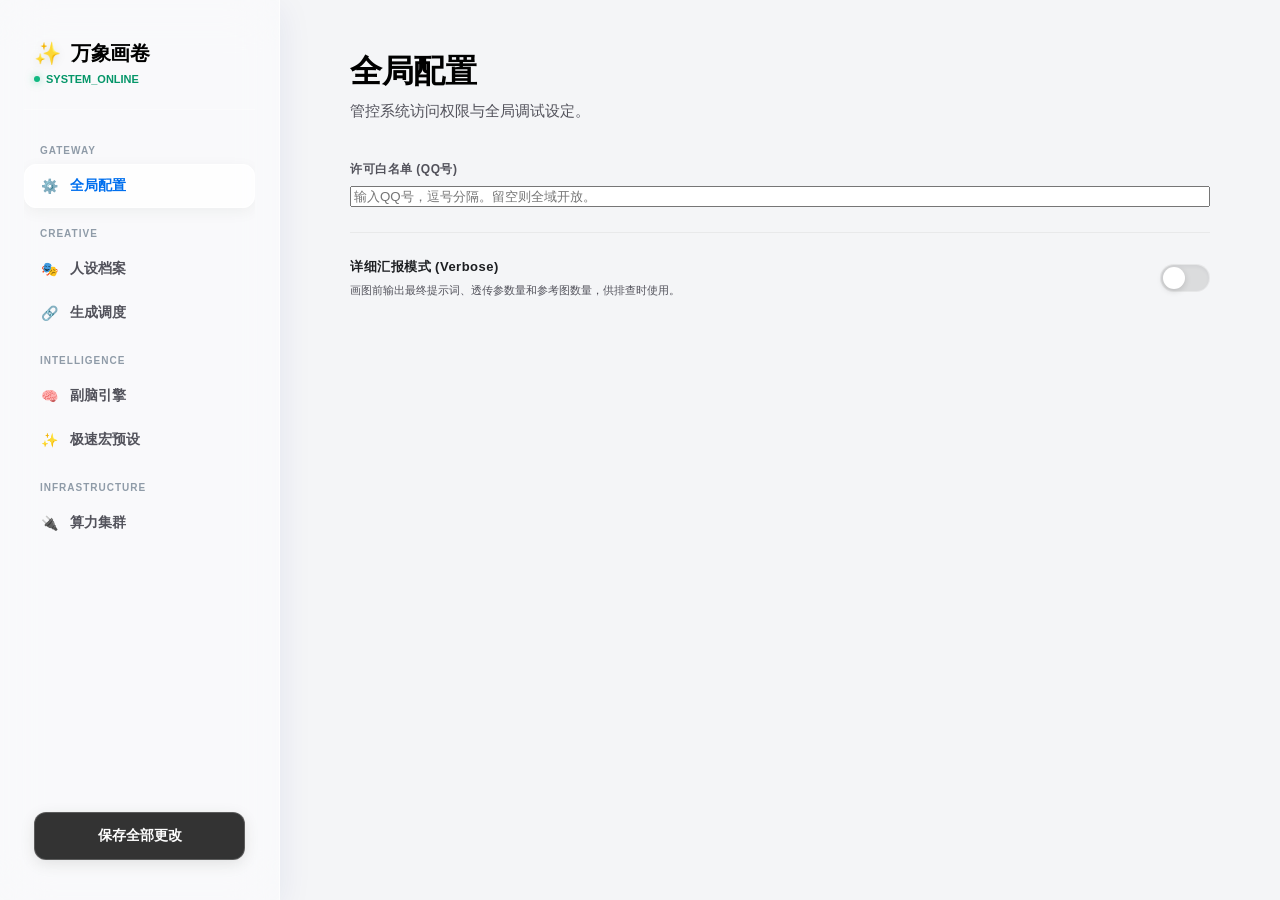
<file: pages/settings/index.html>
<!doctype html>
<html lang="zh-CN">
<head>
    <meta charset="utf-8" />
    <title>Omni-Draw Station</title>
    <link rel="stylesheet" href="./style.css" />
    <style>
        @media (max-width: 768px) {
            /* 1. 整体布局重构：取消左右分栏，改为上下结构 */
            .layout-wrapper { flex-direction: column; height: 100vh; overflow: hidden; }
            
            /* 2. 侧边栏改为顶部吸顶导航 */
            .sidebar { 
                width: 100%; height: auto; padding: 15px 15px 10px; flex-shrink: 0; 
                border-right: none; border-bottom: 1px solid rgba(0,0,0,0.1); 
                background: rgba(255,255,255,0.85); backdrop-filter: blur(20px); -webkit-backdrop-filter: blur(20px);
                z-index: 100; display: block; box-shadow: 0 4px 20px rgba(0,0,0,0.05);
            }
            .sidebar-header { display: flex; justify-content: space-between; align-items: center; padding-bottom: 10px; margin-bottom: 10px; border-bottom: 1px solid rgba(0,0,0,0.05); }
            .brand h1 { font-size: 18px; margin: 0; }
            .status-dot { margin-top: 0; }
            
            /* 3. 导航菜单改为横向滑动 */
            .nav-menu { display: flex; flex-direction: row; overflow-x: auto; overflow-y: hidden; white-space: nowrap; gap: 8px; padding-bottom: 5px; scrollbar-width: none; }
            .nav-menu::-webkit-scrollbar { display: none; }
            .nav-label { display: none; } /* 隐藏因为横排显得累赘的分类文字 */
            .nav-item { width: auto; flex: 0 0 auto; padding: 8px 14px; font-size: 13px; }
            
            /* 4. 主内容区适配：减小内边距，底部留出悬浮按钮的空间 */
            .content { padding: 15px 15px 100px 15px; flex: 1; overflow-y: auto; }
            .page-header { display: flex; flex-direction: column; align-items: flex-start !important; gap: 8px; margin-bottom: 20px; }
            .page-header h2 { font-size: 22px; margin: 0; }
            .page-header p { font-size: 12px; margin: 0; line-height: 1.4; }
            
            /* 5. 强制双列网格卡片变单列，防止文字错位 */
            .grid-row, .grid-2-col { display: flex; flex-direction: column; gap: 15px; }
            .card, .glass-card { padding: 20px; border-radius: 16px; margin-bottom: 20px; box-sizing: border-box; width: 100%; }
            
            /* 6. 卡片头部按钮防止被挤压 */
            .card-header.space-between { flex-direction: column; align-items: flex-start; gap: 12px; }
            .card-header.space-between button { align-self: stretch; width: 100%; text-align: center; margin: 0; }
            
            /* 7. 输入框拉通等宽优化 */
            .input-modern, .input-glass { width: 100% !important; font-size: 14px; padding: 12px; box-sizing: border-box; }
            .form-group { width: 100%; overflow: hidden; }
            .form-group label { font-size: 12px; margin-bottom: 6px; white-space: pre-wrap; }
            
            /* 8. 极速宏预设列表：将电脑端的横排改成手机端好按的纵排 */
            .list-item { display: flex; flex-direction: column; align-items: stretch; background: rgba(0,0,0,0.03); padding: 15px; border-radius: 12px; margin-bottom: 12px; gap: 10px; width: 100%; box-sizing: border-box;}
            .list-item .preset-name, .list-item .preset-prompt { width: 100% !important; border: none !important; border-bottom: 1px solid rgba(0,0,0,0.1) !important; border-radius: 0; padding: 5px 0 !important; background: transparent !important; }
            .list-item span { display: none; } /* 隐藏手机上多余的箭头 */
            .list-item button { align-self: flex-end; width: auto; background: rgba(255,69,58,0.1); color: var(--danger); border-radius: 8px; padding: 8px 20px; border: none; }
            
            /* 9. 节点选项卡换行适配 */
            .chip-group { display: flex; flex-wrap: wrap; gap: 8px; }
            .api-chip, .selector-chip { padding: 6px 12px; font-size: 12px; }
            .node-selector, .node-selector-video { display: flex; flex-wrap: wrap; gap: 8px; }
            
            /* 10. 保存按钮悬浮在手机屏幕底部 (提升单手大拇指操作体验) */
            .save-panel { 
                position: fixed; bottom: 25px; left: 50%; transform: translateX(-50%); 
                width: 90%; padding: 0; margin: 0; z-index: 1000; 
                box-shadow: 0 10px 30px rgba(0,0,0,0.2); border-radius: 12px;
            }
            .btn-primary { padding: 16px; font-size: 16px; border-radius: 12px; width: 100%; box-sizing: border-box;}
            
            /* 11. 手机端 Toast 弹窗缩小居中 */
            .toast { width: 90%; left: 5%; transform: none; font-size: 13px; padding: 12px 20px; text-align: center; }
            
            /* 12. 人设参考图上传框稍微缩小以适应屏幕 */
            .multi-upload-container { display: flex; flex-wrap: wrap; gap: 10px; }
            .upload-trigger { height: 80px; width: 80px; }
            .image-preview { height: 80px; }
        }
    </style>
</head>
<body>
    <div class="ambient-bg">
        <div class="color-orb orb-1"></div>
        <div class="color-orb orb-2"></div>
        <div class="color-orb orb-3"></div>
    </div>

    <div class="layout-wrapper">
        <aside class="sidebar glass-panel">
            <div class="sidebar-header">
                <div class="brand">
                    <span class="brand-icon">✨</span>
                    <h1>万象画卷</h1>
                </div>
                <div class="status-dot">SYSTEM_ONLINE</div>
            </div>
            
            <nav class="nav-menu">
                <div class="nav-label">GATEWAY</div>
                <button class="nav-item active" data-target="tab-basic"><span>⚙️</span> 全局配置</button>
                <div class="nav-label">CREATIVE</div>
                <button class="nav-item" data-target="tab-persona"><span>🎭</span> 人设档案</button>
                <button class="nav-item" data-target="tab-hub"><span>🔗</span> 生成调度</button>
                <div class="nav-label">INTELLIGENCE</div>
                <button class="nav-item" data-target="tab-optimizer"><span>🧠</span> 副脑引擎</button>
                <button class="nav-item" data-target="tab-presets"><span>✨</span> 极速宏预设</button>
                <div class="nav-label">INFRASTRUCTURE</div>
                <button class="nav-item" data-target="tab-nodes"><span>🔌</span> 算力集群</button>
            </nav>

            <div class="save-panel">
                <button data-action="save-config" class="btn-primary">保存全部更改</button>
            </div>
        </aside>

        <main class="content">
            <div id="tab-basic" class="tab-pane active">
                <div class="page-header"><h2>全局配置</h2><p>管控系统访问权限与全局调试设定。</p></div>
                <section class="card">
                    <div class="form-group">
                        <label>许可白名单 (QQ号)</label>
                        <input type="text" id="perm_allowed_users" class="input-modern" placeholder="输入QQ号，逗号分隔。留空则全域开放。" />
                    </div>
                    <div class="divider"></div>
                    <div style="display: flex; justify-content: space-between; align-items: center;">
                        <div>
                            <label style="margin-bottom: 4px; display: block; color: var(--text-main); font-size: 13px;">详细汇报模式 (Verbose)</label>
                            <span style="font-size: 11px; color: var(--text-muted);">画图前输出最终提示词、透传参数量和参考图数量，供排查时使用。</span>
                        </div>
                        <div class="switch-wrapper"><input type="checkbox" id="verbose_report" class="ios-switch"></div>
                    </div>
                </section>
            </div>

            <div id="tab-persona" class="tab-pane">
                <div class="page-header"><h2>人设档案</h2><p>定义 AI 在进行拟态自拍时的外貌与识别特征。</p></div>
                <div class="grid-row">
                    <section class="card">
                        <div class="form-group"><label>实体代号</label><input type="text" id="persona_name" class="input-modern" /></div>
                        <div class="form-group"><label>底层特征序列 (Base Prompt)</label><textarea id="persona_prompt" rows="5" class="input-modern"></textarea></div>
                    </section>
                    <section class="card">
                        <div class="form-group">
                            <label>多模态参考图矩阵</label>
                            <div class="multi-upload-container" id="persona-upload-container">
                                <div class="upload-trigger" id="persona-upload-trigger">
                                    <span class="upload-icon">+</span>
                                    <span class="upload-text">添加图片</span>
                                </div>
                            </div>
                            <input type="file" id="hidden-file-input" accept="image/png, image/jpeg, image/webp" multiple style="display: none;" />
                        </div>
                    </section>
                </div>
            </div>

            <div id="tab-hub" class="tab-pane">
                <div class="page-header"><h2>生成调度</h2><p>将不同的生成指令动态指向已激活的算力节点。</p></div>
                <section class="card">
                    <div class="form-group"><label>图生图负载指向</label><div class="node-selector" id="sel-route-img"></div><input type="hidden" id="route_img" /></div>
                    <div class="divider"></div>
                    <div class="form-group"><label>自拍拟态指向</label><div class="node-selector" id="sel-route-selfie"></div><input type="hidden" id="route_selfie" /></div>
                    <div class="divider"></div>
                    <div class="form-group"><label>视频渲染指向</label><div class="node-selector-video" id="sel-route-video"></div><input type="hidden" id="route_video" /></div>
                </section>
            </div>

            <div id="tab-optimizer" class="tab-pane">
                <div class="page-header"><h2>副脑引擎</h2><p>大模型提示词重构中枢。</p></div>
                <section class="card highlight-card">
                    <div class="card-header">
                        <h3>提示词副脑 (Prompt Optimizer)</h3>
                        <div class="switch-wrapper"><input type="checkbox" id="opt_enable" class="ios-switch"></div>
                    </div>
                    <div class="grid-2-col">
                        <div class="form-group"><label>画风协议</label><select id="opt_style" class="input-modern"><option value="手机日常原生感">手机日常原生感</option><option value="自拍专用极致真实">自拍专用极致真实</option><option value="电影级光影大片">电影级光影大片</option><option value="日系插画大师">日系插画大师</option><option value="3D 潮玩盲盒">3D 潮玩盲盒</option><option value="自定义模式">自定义模式</option></select></div>
                        <div class="form-group"><label>处理节点</label><div class="node-selector" id="sel-opt-chain"></div><input type="hidden" id="opt_chain" /></div>
                        <div class="form-group"><label>模型核心</label><input type="text" id="opt_model" class="input-modern" /></div>
                        <div class="form-group"><label>超时限制 (秒)</label><input type="number" id="opt_timeout" class="input-modern" /></div>
                        <div class="form-group full-width"><label>并发上限 (0 为不限)</label><input type="number" id="opt_batch" class="input-modern" /></div>
                        <div class="form-group full-width"><label>自定义注入要求</label><textarea id="opt_custom" rows="2" class="input-modern" placeholder="补充特定的画面要求..."></textarea></div>
                    </div>
                </section>
            </div>

            <div id="tab-presets" class="tab-pane">
                <div class="page-header"><h2>极速宏预设</h2><p>管理快捷映射指令，实现一键改图。</p></div>
                <section class="card">
                    <div class="card-header space-between"><h3>已激活宏指令</h3><button data-action="add-preset" class="btn-secondary btn-small">+ 添加指令</button></div>
                    <div class="list-container" id="presets-container"></div>
                </section>
            </div>

            <div id="tab-nodes" class="tab-pane">
                <div class="page-header"><h2>算力集群</h2><p>管理底层的图像与视频大模型 API 服务配置。</p></div>
                <section class="card">
                    <div class="card-header space-between"><h3>图像算力节点</h3><button data-action="add-provider" class="btn-secondary btn-small">+ 添加生图节点</button></div>
                    <div class="list-container" id="providers-container"></div>
                </section>
                <section class="card">
                    <div class="card-header space-between"><h3>视频渲染节点</h3><button data-action="add-video-provider" class="btn-secondary btn-small">+ 添加视频节点</button></div>
                    <div class="list-container" id="video-providers-container"></div>
                </section>
            </div>
        </main>
    </div>

    <div id="toast-container"></div>
    <script type="module" src="./app.js"></script>
</body>
</html>
</file>
<file: pages/settings/style.css>
:root {
    --glass-bg: rgba(255, 255, 255, 0.45);
    --glass-border: rgba(255, 255, 255, 0.6);
    --glass-highlight: rgba(255, 255, 255, 0.8);
    --glass-shadow: 0 8px 32px 0 rgba(31, 38, 135, 0.08);
    
    --input-bg: rgba(255, 255, 255, 0.3);
    --input-focus: rgba(255, 255, 255, 0.7);
    
    --text-main: #1C1E21;
    --text-muted: #52525B;
    --accent: #006FEE;
    --accent-glass: rgba(0, 111, 238, 0.15);
    --danger: #FF453A;
    
    --radius-sm: 12px;
    --radius-md: 20px;
    --radius-lg: 32px;
    --transition: all 0.3s cubic-bezier(0.25, 0.8, 0.25, 1);
}

html, body { height: 100%; margin: 0; padding: 0; background: #F4F5F7; font-family: -apple-system, BlinkMacSystemFont, "SF Pro Text", "Helvetica Neue", sans-serif; -webkit-font-smoothing: antialiased; overflow: hidden; }
* { box-sizing: border-box; }

/* 🌟 核心：流光背景层 */
.ambient-bg { position: fixed; top: 0; left: 0; width: 100vw; height: 100vh; z-index: -1; background: #E9ECEF; overflow: hidden; }
.color-orb { position: absolute; border-radius: 50%; filter: blur(80px); opacity: 0.6; animation: float 15s ease-in-out infinite alternate; }
.orb-1 { width: 500px; height: 500px; background: #FFD1FF; top: -100px; left: -100px; }
.orb-2 { width: 600px; height: 600px; background: #C2E9FB; bottom: -200px; right: -100px; animation-delay: -5s; }
.orb-3 { width: 400px; height: 400px; background: #E0C3FC; top: 40%; left: 40%; animation-delay: -10s; }
@keyframes float { 0% { transform: translate(0, 0) scale(1); } 100% { transform: translate(40px, 40px) scale(1.1); } }

/* 💡 将 maxWidth 去除，实现宽度 100vw，侧边栏贴边 */
.layout-wrapper { display: flex; height: 100vh; width: 100vw; margin: 0; }

/* 🌟 核心：液态侧边栏 */
.sidebar { width: 280px; flex-shrink: 0; display: flex; flex-direction: column; padding: 40px 24px; z-index: 10; border-right: 1px solid var(--glass-border); }
.glass-panel { background: var(--glass-bg); backdrop-filter: blur(24px); -webkit-backdrop-filter: blur(24px); box-shadow: var(--glass-shadow); }

.sidebar-header { padding: 0 10px 24px; border-bottom: 1px solid rgba(255,255,255,0.3); margin-bottom: 15px; }
.brand { display: flex; align-items: center; gap: 10px; }
.brand-icon { font-size: 22px; filter: drop-shadow(0 2px 4px rgba(0,0,0,0.1)); }
.brand h1 { font-size: 20px; font-weight: 800; letter-spacing: -0.5px; margin: 0; color: #000; }
.status-dot { font-size: 11px; color: #059669; font-weight: 700; margin-top: 6px; display: flex; align-items: center; gap: 6px; }
.status-dot::before { content: ""; display: block; width: 6px; height: 6px; background: #10B981; border-radius: 50%; box-shadow: 0 0 8px rgba(16, 185, 129, 0.6); }

.nav-label { font-size: 10px; font-weight: 800; color: #8F9BA8; padding: 20px 16px 8px; letter-spacing: 1px; }
.nav-menu { flex: 1; overflow-y: auto; }
.nav-item { display: flex; align-items: center; gap: 12px; width: 100%; padding: 12px 16px; border: 1px solid transparent; background: transparent; border-radius: var(--radius-sm); color: var(--text-muted); font-size: 14px; font-weight: 600; cursor: pointer; transition: var(--transition); outline: none; }
.nav-item:hover { background: rgba(255,255,255,0.5); color: var(--text-main); }
.nav-item.active { background: rgba(255,255,255,0.8); color: var(--accent); border: 1px solid #FFF; box-shadow: 0 4px 15px rgba(0,0,0,0.05); }

.save-panel { margin-top: auto; padding: 16px 10px 0; }
.btn-primary { width: 100%; padding: 14px; background: rgba(0,0,0,0.8); backdrop-filter: blur(10px); color: #FFF; border: 1px solid rgba(255,255,255,0.2); border-radius: var(--radius-sm); font-weight: 600; font-size: 14px; cursor: pointer; transition: var(--transition); outline: none; box-shadow: 0 4px 15px rgba(0,0,0,0.1); }
.btn-primary:hover:not(:disabled) { background: #000; transform: translateY(-2px); box-shadow: 0 8px 20px rgba(0,0,0,0.2); }
.btn-primary:active:not(:disabled) { transform: scale(0.98); }
.spinner { display: inline-block; animation: spin 1s linear infinite; }
@keyframes spin { to { transform: rotate(360deg); } }

/* 主区域 */
.content { flex: 1; height: 100%; overflow-y: auto; padding: 50px 70px; scroll-behavior: smooth; position: relative; z-index: 5; }
.tab-pane { display: none; opacity: 0; transform: translateY(20px); transition: opacity 0.4s ease, transform 0.4s cubic-bezier(0.2, 0.8, 0.2, 1); }
.tab-pane.active { display: block; opacity: 1; transform: translateY(0); }

.page-header { margin-bottom: 40px; }
.page-header h2 { font-size: 32px; font-weight: 800; margin: 0 0 8px 0; letter-spacing: -0.5px; color: #000; }
.page-header p { color: var(--text-muted); font-size: 15px; margin: 0; font-weight: 500; }

/* 🌟 核心：液态卡片 */
.glass-card { background: var(--glass-bg); backdrop-filter: blur(24px); -webkit-backdrop-filter: blur(24px); border-radius: var(--radius-lg); padding: 35px; margin-bottom: 30px; box-shadow: var(--glass-shadow); border: 1px solid var(--glass-border); border-top: 1px solid var(--glass-highlight); border-left: 1px solid var(--glass-highlight); transition: var(--transition); }
.glass-card:hover { box-shadow: 0 12px 40px 0 rgba(31, 38, 135, 0.12); }
.highlight-glass { position: relative; overflow: hidden; }
.highlight-glass::before { content: ''; position: absolute; top: 0; left: 0; width: 100%; height: 4px; background: linear-gradient(90deg, #006FEE, #00F0FF); }
.card-header { margin-bottom: 25px; display: flex; justify-content: space-between; align-items: center; }
.card-header h3 { font-size: 17px; font-weight: 700; margin: 0; color: #000; }

.grid-row { display: grid; grid-template-columns: 1fr 1fr; gap: 30px; }
.grid-2-col { display: grid; grid-template-columns: 1fr 1fr; gap: 20px; }
.full-width { grid-column: 1 / -1; }

.form-group { display: flex; flex-direction: column; gap: 8px; margin-bottom: 20px; }
.form-group:last-child { margin-bottom: 0; }
label { font-size: 12px; font-weight: 700; color: var(--text-muted); letter-spacing: 0.5px; }

/* 🌟 核心：玻璃质感输入框 */
.input-glass { width: 100%; padding: 14px 16px; background: var(--input-bg); border: 1px solid rgba(255,255,255,0.4); border-radius: var(--radius-sm); color: var(--text-main); font-size: 14px; transition: var(--transition); outline: none; font-weight: 500; box-shadow: inset 0 2px 4px rgba(0,0,0,0.02); }
.input-glass:hover { background: rgba(255,255,255,0.5); }
.input-glass:focus { background: var(--input-focus); border-color: rgba(255,255,255,0.8); box-shadow: 0 0 0 4px var(--accent-glass), inset 0 2px 4px rgba(0,0,0,0.01); }
textarea.input-glass { resize: vertical; line-height: 1.6; }
.divider { height: 1px; background: rgba(0,0,0,0.05); margin: 25px 0; }

/* iOS 开关 */
.switch-wrapper { display: flex; align-items: center; }
.ios-switch { appearance: none; width: 50px; height: 28px; background: rgba(0,0,0,0.1); border-radius: 28px; position: relative; cursor: pointer; outline: none; transition: 0.3s; margin: 0; border: 1px solid rgba(255,255,255,0.3); box-shadow: inset 0 2px 4px rgba(0,0,0,0.05); }
.ios-switch::after { content: ''; position: absolute; top: 2px; left: 2px; width: 22px; height: 22px; background: #FFF; border-radius: 50%; box-shadow: 0 2px 6px rgba(0,0,0,0.15); transition: 0.3s cubic-bezier(0.2, 0.8, 0.2, 1); }
.ios-switch:checked { background: #34C759; border-color: #34C759; }
.ios-switch:checked::after { transform: translateX(22px); }

/* 🌟 这是你原本的 selector-chip，我不做任何修改！ */
.node-selector, .node-selector-video { display: flex; flex-wrap: wrap; gap: 10px; margin-top: 5px; }
.selector-chip { padding: 8px 16px; background: var(--input-bg); border-radius: 20px; font-size: 13px; font-weight: 600; color: var(--text-muted); cursor: pointer; border: 1px solid rgba(255,255,255,0.3); transition: var(--transition); backdrop-filter: blur(10px); }
.selector-chip:hover { background: rgba(255,255,255,0.6); }
.selector-chip.active { background: var(--accent); color: #FFF; border-color: var(--accent); box-shadow: 0 4px 12px rgba(0, 111, 238, 0.3); }
.empty-hint { font-size: 12px; color: #A1A1AA; font-style: italic; }

/* 多图上传区域 */
.multi-upload-container { display: flex; flex-wrap: wrap; gap: 15px; align-items: stretch; }
.image-preview-wrapper { position: relative; animation: popIn 0.4s cubic-bezier(0.2, 0.8, 0.2, 1); }
.image-preview { height: 100px; width: auto; max-width: 160px; object-fit: cover; border-radius: var(--radius-sm); border: 2px solid #FFF; box-shadow: 0 4px 12px rgba(0,0,0,0.08); background: var(--input-bg); display: block; }
.btn-del-img { position: absolute; top: -10px; right: -10px; width: 26px; height: 26px; background: rgba(0,0,0,0.7); backdrop-filter: blur(4px); color: #FFF; border: 1px solid rgba(255,255,255,0.2); border-radius: 50%; font-size: 14px; display: flex; align-items: center; justify-content: center; cursor: pointer; outline: none; transition: 0.2s; box-shadow: 0 2px 8px rgba(0,0,0,0.2); }
.btn-del-img:hover { background: var(--danger); transform: scale(1.1); }
.glass-trigger { height: 100px; min-width: 100px; border: 2px dashed rgba(0,0,0,0.15); border-radius: var(--radius-sm); display: flex; flex-direction: column; align-items: center; justify-content: center; cursor: pointer; background: rgba(255,255,255,0.2); transition: var(--transition); padding: 0 20px; }
.glass-trigger:hover { border-color: var(--accent); background: rgba(255,255,255,0.6); }
.upload-icon { font-size: 24px; color: var(--accent); font-weight: 300; }
.upload-text { font-size: 12px; font-weight: 700; color: var(--text-muted); margin-top: 4px; }
@keyframes popIn { from { opacity: 0; transform: scale(0.85); } to { opacity: 1; transform: scale(1); } }

/* 玻璃次级按钮 */
.btn-glass-secondary { background: rgba(255,255,255,0.5); color: #000; border: 1px solid rgba(255,255,255,0.6); padding: 8px 16px; border-radius: 8px; font-size: 13px; font-weight: 700; cursor: pointer; transition: var(--transition); outline: none; box-shadow: 0 2px 6px rgba(0,0,0,0.02); }
.btn-glass-secondary:hover { background: #FFF; box-shadow: 0 4px 12px rgba(0,0,0,0.05); transform: translateY(-1px); }

/* 列表容器 */
.list-container { display: flex; flex-direction: column; gap: 16px; }
.list-card { border: 1px solid rgba(255,255,255,0.6); border-radius: var(--radius-md); padding: 24px; background: rgba(255,255,255,0.45); transition: var(--transition); }
.list-card:hover { background: rgba(255,255,255,0.7); box-shadow: 0 8px 24px rgba(0,0,0,0.05); }
.list-card-header { display: flex; justify-content: space-between; align-items: center; margin-bottom: 20px; border-bottom: 1px solid rgba(0,0,0,0.05); padding-bottom: 16px; }
.input-minimal { background: transparent; border: none; font-size: 16px; font-weight: 800; width: 180px; outline: none; border-bottom: 1px solid transparent; transition: var(--transition); color: var(--text-main); }
.input-minimal:focus { border-bottom-color: var(--accent); }

.list-item { display: flex; align-items: center; gap: 12px; padding: 10px 16px; background: rgba(255,255,255,0.4); border-radius: var(--radius-sm); border: 1px solid rgba(255,255,255,0.5); transition: var(--transition); }
.list-item:focus-within { background: rgba(255,255,255,0.8); border-color: #FFF; box-shadow: 0 4px 15px rgba(0,0,0,0.05); }
.preset-name { width: 140px; background: transparent; font-weight: 700; }
.preset-prompt { flex: 1; background: transparent; }
.divider-text { color: #A1A1AA; font-size: 12px; font-weight: 700; }
.btn-icon { background: transparent; border: none; color: #A1A1AA; font-size: 18px; cursor: pointer; transition: var(--transition); width: 28px; height: 28px; border-radius: 50%; display: flex; align-items: center; justify-content: center; outline: none; }
.btn-icon:hover { color: var(--danger); background: #FEE2E2; }

/* Toast */
#toast-container { position: fixed; top: 40px; left: 50%; transform: translateX(-50%); z-index: 10000; display: flex; flex-direction: column; gap: 10px; pointer-events: none; }
.toast { background: rgba(0,0,0,0.75); backdrop-filter: blur(12px); -webkit-backdrop-filter: blur(12px); color: #FFF; padding: 14px 28px; border-radius: 30px; font-size: 14px; font-weight: 500; display: flex; align-items: center; gap: 10px; box-shadow: 0 12px 30px rgba(0,0,0,0.15); border: 1px solid rgba(255,255,255,0.1); animation: slideDown 0.4s cubic-bezier(0.2, 0.8, 0.2, 1) forwards; }
.toast-success .toast-icon { color: #34C759; font-weight: bold; }
.toast-error .toast-icon { color: #FF3B30; font-weight: bold; }
.toast-fadeout { opacity: 0; transform: translateY(-20px); transition: 0.3s; }
@keyframes slideDown { from { opacity: 0; transform: translateY(-20px); } to { opacity: 1; transform: translateY(0); } }

/* 动画节点 */
.node-enter { animation: slideInUp 0.5s cubic-bezier(0.2, 0.8, 0.2, 1) forwards; }
.node-exit { animation: fadeOutRight 0.3s ease-in forwards; pointer-events: none; }
@keyframes slideInUp { 0% { opacity: 0; transform: translateY(20px) scale(0.98); } 100% { opacity: 1; transform: translateY(0) scale(1); } }
@keyframes fadeOutRight { 0% { opacity: 1; transform: translateX(0); } 100% { opacity: 0; transform: translateX(30px); } }

/* 💡 新增：独立的 api-chip 样式，用于算力集群模式选择，互不干扰 */
.chip-group { display: flex; flex-wrap: wrap; gap: 8px; }
.api-chip { padding: 8px 16px; background: rgba(255,255,255,0.5); border-radius: 20px; font-size: 13px; font-weight: 600; color: var(--text-muted); cursor: pointer; border: 1px solid rgba(255,255,255,0.6); transition: var(--transition); backdrop-filter: blur(10px); }
.api-chip:hover { background: rgba(255,255,255,0.8); color: var(--text-main); }
.api-chip.active { background: var(--accent); color: #FFF; border-color: var(--accent); box-shadow: 0 4px 12px rgba(0, 111, 238, 0.3); }

/* 追加到文件末尾即可 */
.chip-del { 
    margin-left: 6px; 
    color: inherit; 
    opacity: 0.5; 
    padding: 0 4px; 
    border-radius: 50%; 
    transition: 0.2s; 
    display: inline-flex; 
    align-items: center; 
    justify-content: center; 
    font-size: 14px; 
    font-weight: bold; 
    line-height: 1; 
}
.chip-del:hover { 
    background: rgba(0,0,0,0.1); 
    opacity: 1; 
    color: var(--danger); 
    transform: scale(1.1); 
}
.api-chip.active .chip-del:hover { 
    background: rgba(255,255,255,0.25); 
    color: #FFF; 
}


/* ✨ 以下为新增图库展示区域专属样式 */
.gallery-grid { display: grid; grid-template-columns: repeat(auto-fill, minmax(180px, 1fr)); gap: 20px; padding: 10px 0; }
.gallery-item { position: relative; border-radius: var(--radius-md); overflow: hidden; background: var(--input-bg); border: 2px solid transparent; cursor: pointer; transition: var(--transition); aspect-ratio: 1; box-shadow: var(--glass-shadow); }
.gallery-item:hover { transform: translateY(-5px); }
.gallery-item.selected { border-color: var(--accent); box-shadow: 0 0 15px var(--accent-glass); }
.gallery-img { width: 100%; height: 100%; object-fit: cover; }

.gallery-item::after { content: '✓'; position: absolute; top: 10px; right: 10px; width: 24px; height: 24px; background: var(--accent); color: white; border-radius: 50%; display: flex; align-items: center; justify-content: center; font-size: 14px; font-weight: bold; opacity: 0; transition: 0.2s; transform: scale(0.5); }
.gallery-item.selected::after { opacity: 1; transform: scale(1); }

.gallery-info { position: absolute; bottom: 0; left: 0; width: 100%; padding: 8px; background: linear-gradient(transparent, rgba(0,0,0,0.5)); color: white; font-size: 10px; opacity: 0; transition: 0.3s; word-break: break-all; }
.gallery-item:hover .gallery-info { opacity: 1; }

.loading-hint { grid-column: 1 / -1; text-align: center; padding: 50px; color: var(--text-muted); font-style: italic; }
.empty-gallery { grid-column: 1 / -1; text-align: center; padding: 100px; color: var(--text-muted); font-size: 16px; }
</file>
